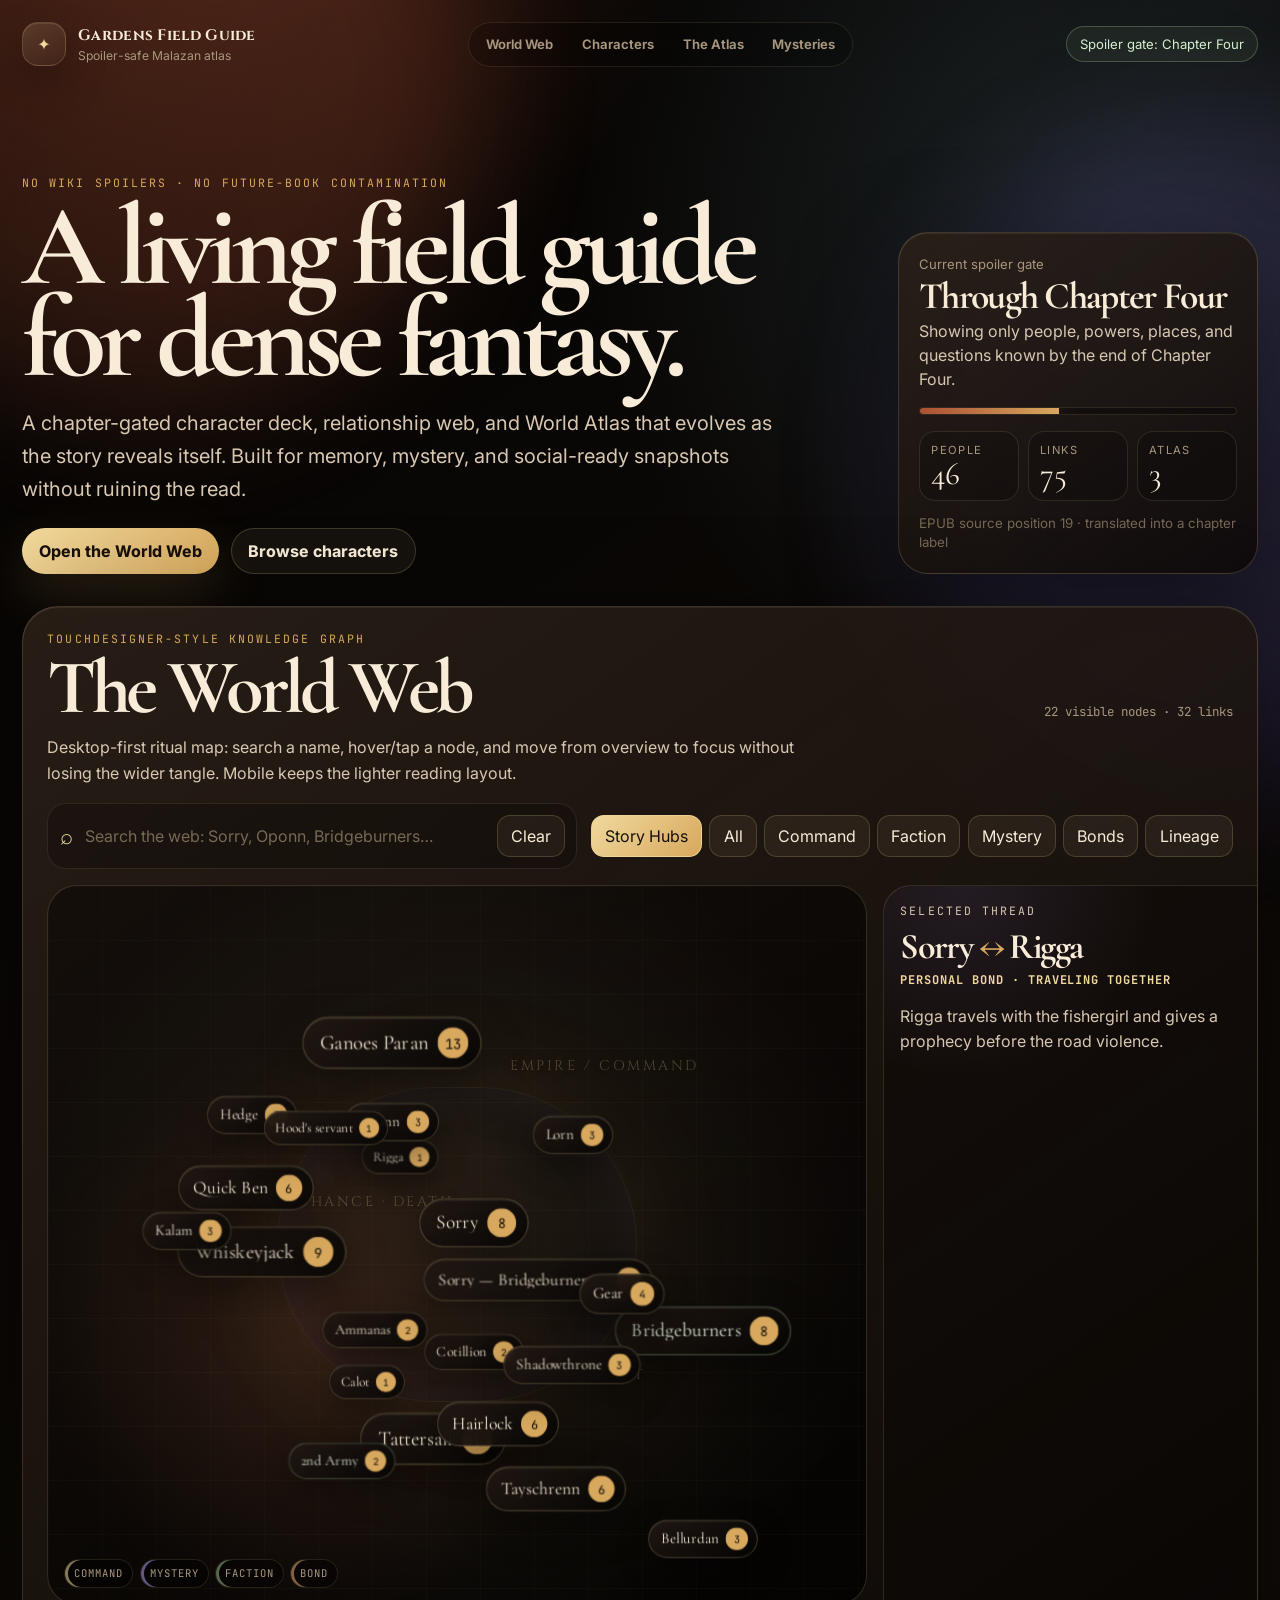
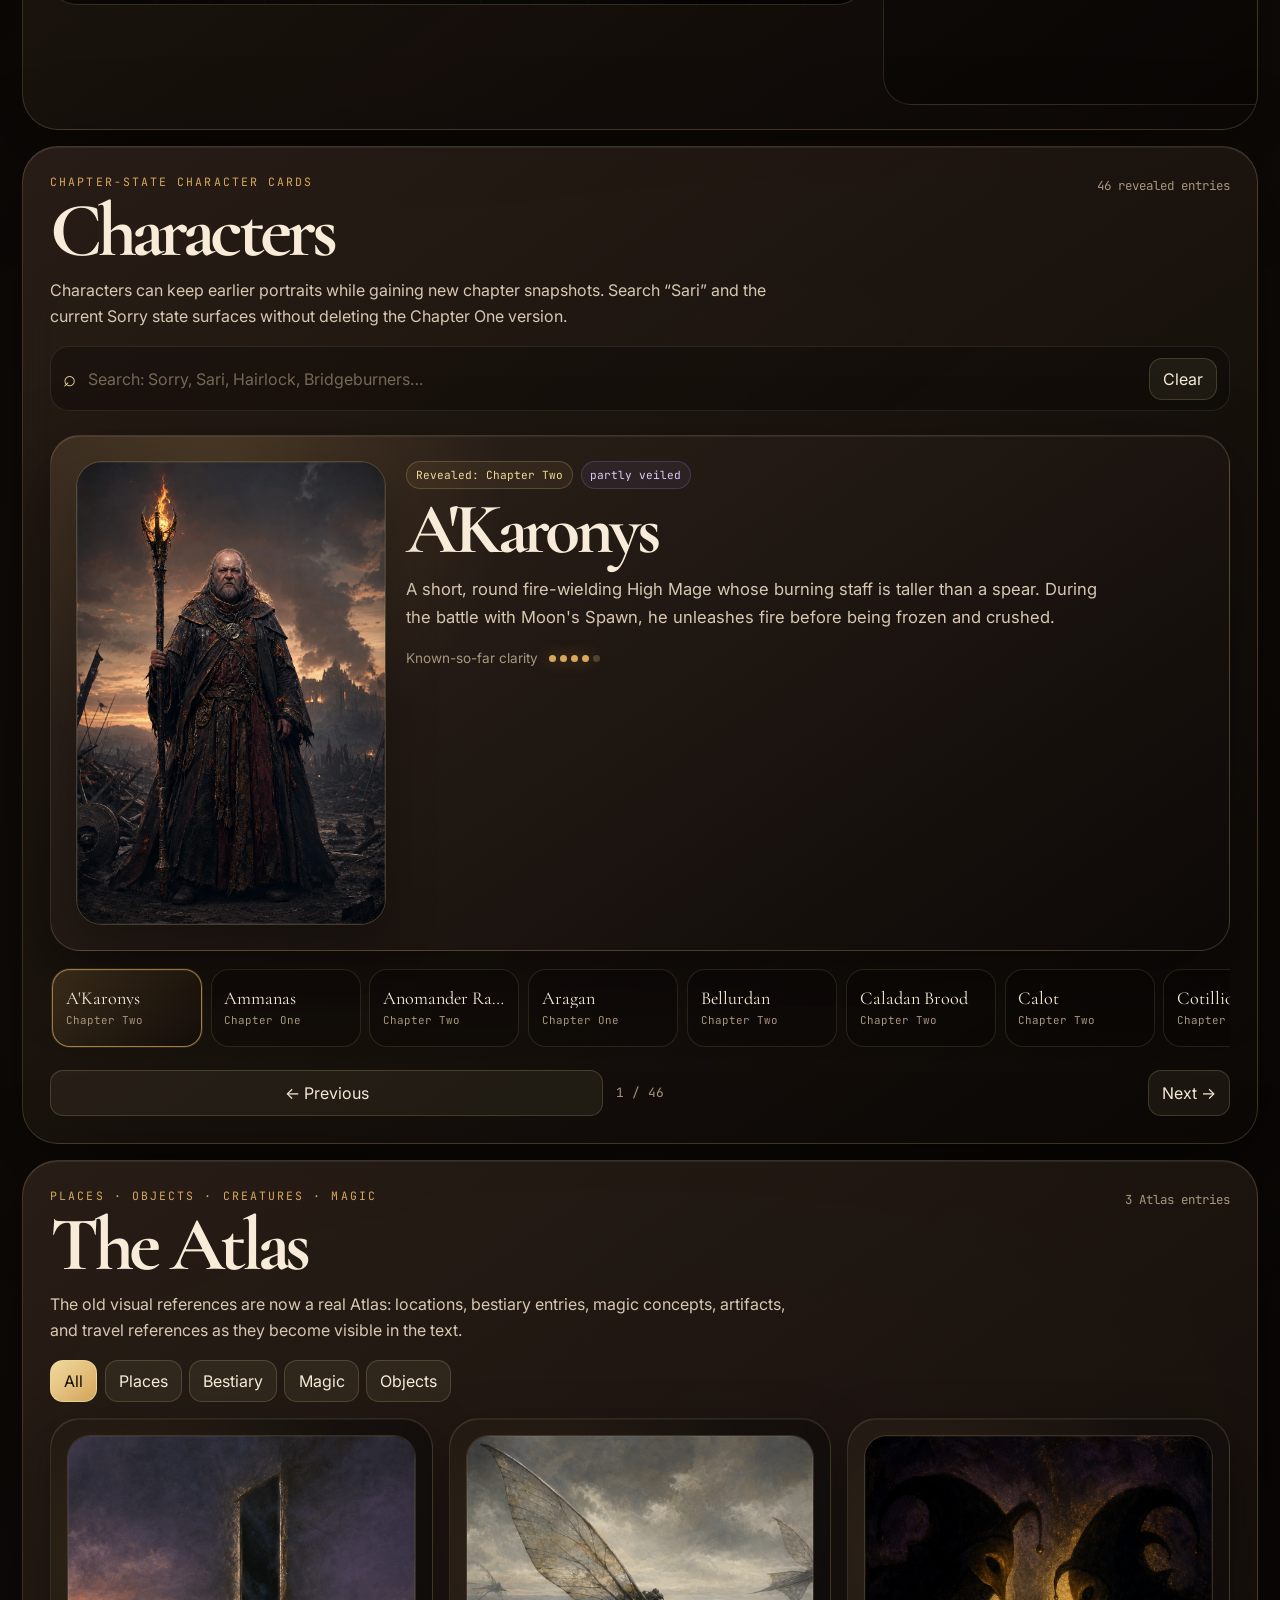
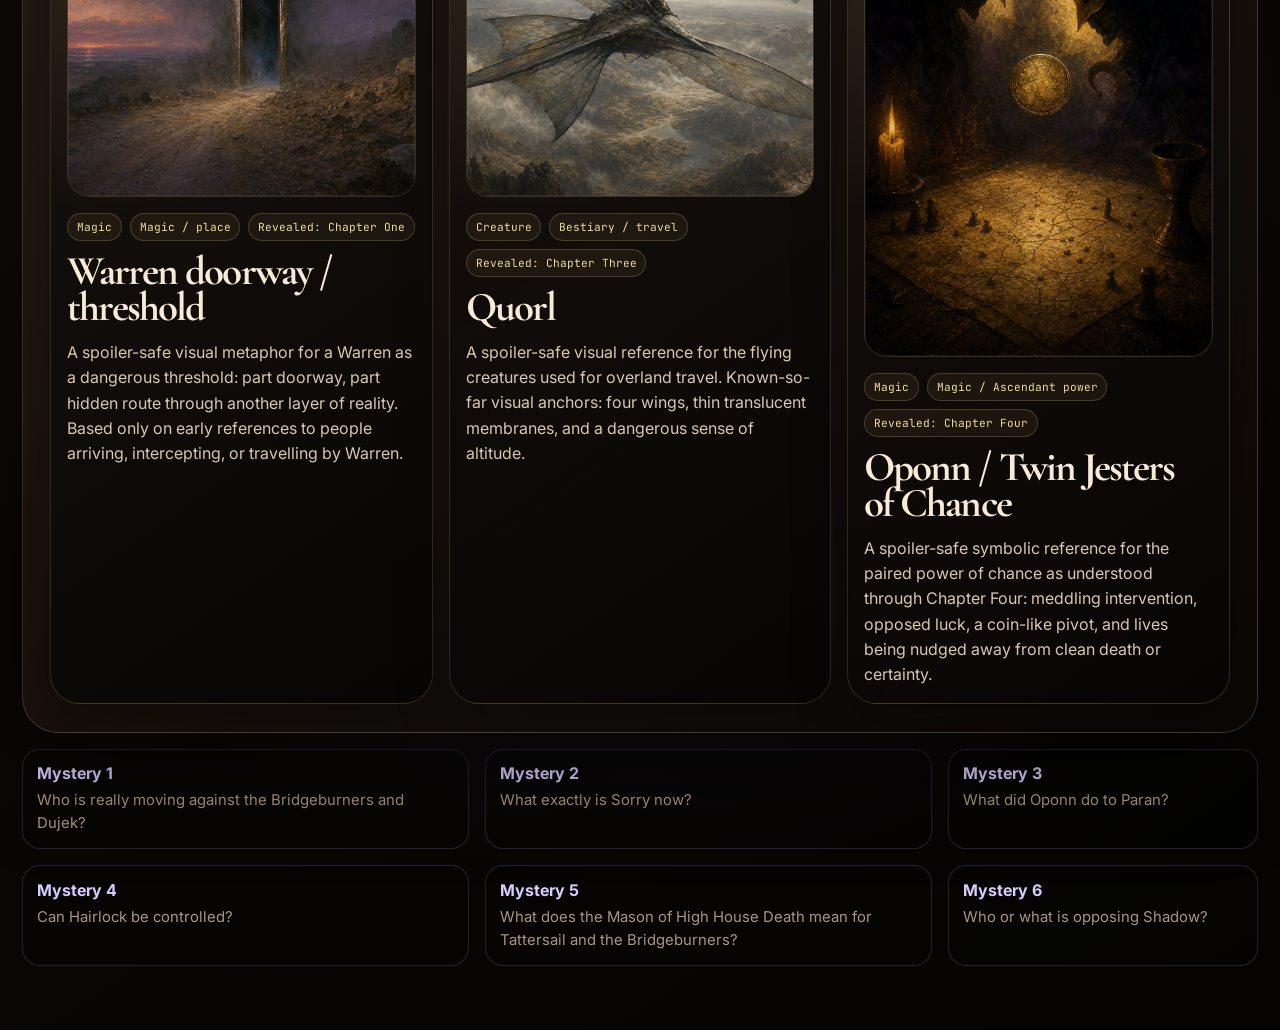
<file: index.html>
<!doctype html>
<html lang="en">
<head>
  <meta charset="utf-8" />
  <meta name="viewport" content="width=device-width, initial-scale=1" />
  <title>Gardens Field Guide · Spoiler-Safe Reading Companion</title>
  <link rel="preconnect" href="https://fonts.googleapis.com">
  <link rel="preconnect" href="https://fonts.gstatic.com" crossorigin>
  <link href="https://fonts.googleapis.com/css2?family=Cinzel:wght@500;600;700&family=Cormorant+Garamond:wght@500;600;700&family=Inter:wght@400;500;600;700;800&family=JetBrains+Mono:wght@400;500&display=swap" rel="stylesheet">
  <link rel="stylesheet" href="styles.css?v=20260714-desktop-world-web-v2" />
</head>
<body>
  <div class="ambient ambient-one" aria-hidden="true"></div>
  <div class="ambient ambient-two" aria-hidden="true"></div>
  <div class="page-texture" aria-hidden="true"></div>

  <header class="masthead" id="top">
    <nav class="topbar" aria-label="Guide sections">
      <a class="brand" href="#top" aria-label="Gardens field guide home">
        <span class="brand-mark">✦</span>
        <span>
          <strong>Gardens Field Guide</strong>
          <small>Spoiler-safe Malazan atlas</small>
        </span>
      </a>
      <div class="nav-links" aria-label="Page sections">
        <a href="#world-web">World Web</a>
        <a href="#characters">Characters</a>
        <a href="#atlas">The Atlas</a>
        <a href="#mysteries">Mysteries</a>
      </div>
      <div class="status-pill" id="safe-status">Spoiler gate loading…</div>
    </nav>

    <section class="hero">
      <div class="hero-copy">
        <p class="eyebrow">No wiki spoilers · no future-book contamination</p>
        <h1>A living field guide for dense fantasy.</h1>
        <p class="lede">A chapter-gated character deck, relationship web, and World Atlas that evolves as the story reveals itself. Built for memory, mystery, and social-ready snapshots without ruining the read.</p>
        <div class="hero-actions">
          <a class="primary-action" href="#world-web">Open the World Web</a>
          <a class="secondary-action" href="#characters">Browse characters</a>
        </div>
      </div>

      <aside class="boundary-card" aria-labelledby="boundary-title">
        <span class="card-kicker">Current spoiler gate</span>
        <h2 id="boundary-title">Through Chapter One</h2>
        <p id="boundary-explainer">Loading current boundary…</p>
        <div class="boundary-meter" aria-hidden="true"><span></span></div>
        <dl class="stat-grid">
          <div><dt>People</dt><dd id="stat-characters">—</dd></div>
          <div><dt>Links</dt><dd id="stat-links">—</dd></div>
          <div><dt>Atlas</dt><dd id="stat-atlas">—</dd></div>
        </dl>
        <small id="boundary-technical">EPUB source position translated into chapter label.</small>
      </aside>
    </section>
  </header>

  <main>
    <section class="world-shell" id="world-web" aria-labelledby="world-title">
      <div class="section-heading world-heading">
        <div>
          <p class="eyebrow">TouchDesigner-style knowledge graph</p>
          <h2 id="world-title">The World Web</h2>
        </div>
        <p id="map-count" class="count-label">Loading…</p>
      </div>
      <p class="section-lede">Desktop-first ritual map: search a name, hover/tap a node, and move from overview to focus without losing the wider tangle. Mobile keeps the lighter reading layout.</p>

      <div class="graph-console">
        <div class="graph-search" role="search">
          <label class="sr-only" for="graph-search">Search the relationship web</label>
          <span aria-hidden="true">⌕</span>
          <input id="graph-search" type="search" autocomplete="off" placeholder="Search the web: Sorry, Oponn, Bridgeburners…" />
          <button id="clear-graph" type="button">Clear</button>
        </div>
        <div class="graph-filters" aria-label="Relationship filters">
          <button type="button" data-graph-filter="spotlight" aria-pressed="true">Story Hubs</button>
          <button type="button" data-graph-filter="all">All</button>
          <button type="button" data-graph-filter="command">Command</button>
          <button type="button" data-graph-filter="faction">Faction</button>
          <button type="button" data-graph-filter="mystery">Mystery</button>
          <button type="button" data-graph-filter="bond">Bonds</button>
          <button type="button" data-graph-filter="lineage">Lineage</button>
        </div>
      </div>

      <div class="world-grid">
        <div class="map-panel">
          <div class="map-stage" id="relationship-map" aria-label="Interactive spoiler-safe relationship map"></div>
        </div>
        <aside id="map-detail" class="map-detail" aria-live="polite"></aside>
      </div>
    </section>

    <section class="character-shell" id="characters" aria-labelledby="deck-title">
      <div class="section-heading">
        <div>
          <p class="eyebrow">Chapter-state character cards</p>
          <h2 id="deck-title">Characters</h2>
        </div>
        <p id="deck-count" class="count-label">Loading…</p>
      </div>
      <p class="section-lede">Characters can keep earlier portraits while gaining new chapter snapshots. Search “Sari” and the current Sorry state surfaces without deleting the Chapter One version.</p>

      <div class="search-wrap" role="search">
        <label class="sr-only" for="guide-search">Search characters, factions, or mysteries</label>
        <span aria-hidden="true">⌕</span>
        <input id="guide-search" type="search" autocomplete="off" placeholder="Search: Sorry, Sari, Hairlock, Bridgeburners…" />
        <button id="clear-search" type="button">Clear</button>
      </div>

      <div class="deck-stage" aria-live="polite">
        <div id="character-stack" class="character-stack"></div>
      </div>

      <div class="deck-controls" aria-label="Character deck controls">
        <button id="prev-card" type="button">← Previous</button>
        <div id="card-progress" class="card-progress">—</div>
        <button id="next-card" type="button">Next →</button>
      </div>
    </section>

    <section class="atlas-shell" id="atlas" aria-labelledby="atlas-title">
      <div class="section-heading reference-heading">
        <div>
          <p class="eyebrow">Places · objects · creatures · magic</p>
          <h2 id="atlas-title">The Atlas</h2>
        </div>
        <p id="reference-count" class="count-label">Loading…</p>
      </div>
      <p class="section-lede">The old visual references are now a real Atlas: locations, bestiary entries, magic concepts, artifacts, and travel references as they become visible in the text.</p>
      <div class="atlas-tabs" aria-label="Atlas categories">
        <button type="button" data-atlas-filter="all" aria-pressed="true">All</button>
        <button type="button" data-atlas-filter="place">Places</button>
        <button type="button" data-atlas-filter="creature">Bestiary</button>
        <button type="button" data-atlas-filter="magic">Magic</button>
        <button type="button" data-atlas-filter="object">Objects</button>
      </div>
      <div id="visual-references" class="reference-grid"></div>
    </section>

    <section class="lower-grid" id="mysteries" aria-label="Factions and mysteries">
      <section class="lore-panel factions-panel">
        <div class="panel-title-row">
          <p class="eyebrow">Factions & powers</p>
          <span id="faction-count">—</span>
        </div>
        <div id="factions" class="rune-list"></div>
      </section>

      <section class="lore-panel mysteries-panel">
        <div class="panel-title-row">
          <p class="eyebrow">Open mysteries</p>
          <span id="mystery-count">—</span>
        </div>
        <div id="mysteries" class="mystery-list"></div>
      </section>

      <section class="lore-panel safety-panel">
        <p class="eyebrow">Spoiler discipline</p>
        <p>This is a veil, not a wiki. It is built from local chapter-bound notes, short derived facts, and uncertainty-preserving labels through the current reading boundary.</p>
      </section>
    </section>
  </main>

  <script src="app.js?v=20260714-desktop-world-web-v2"></script>
</body>
</html>
</file>
<file: styles.css>
:root {
  color-scheme: dark;
  --bg: #050403;
  --bg-2: #0d0907;
  --panel: rgba(25, 18, 14, 0.82);
  --panel-strong: rgba(39, 29, 22, 0.94);
  --ink: #f8ecd8;
  --ink-soft: #d8c8b2;
  --muted: #a8977f;
  --faint: #766955;
  --gold: #d7a85d;
  --gold-2: #f0d99d;
  --ember: #ad5035;
  --violet: #9b82d7;
  --green: #98b88d;
  --blue: #76a8bd;
  --border: rgba(240, 217, 157, 0.18);
  --border-strong: rgba(240, 217, 157, 0.34);
  --border-soft: rgba(255, 255, 255, 0.08);
  --shadow: 0 32px 110px rgba(0, 0, 0, 0.48);
  --cinzel: "Cinzel", Georgia, serif;
  --serif: "Cormorant Garamond", Georgia, serif;
  --sans: "Inter", system-ui, -apple-system, BlinkMacSystemFont, "Segoe UI", sans-serif;
  --mono: "JetBrains Mono", ui-monospace, SFMono-Regular, Menlo, monospace;
}

* { box-sizing: border-box; }
html { scroll-behavior: smooth; }
body {
  margin: 0;
  min-height: 100vh;
  color: var(--ink);
  font-family: var(--sans);
  background:
    radial-gradient(circle at 16% -4%, rgba(173, 80, 53, 0.34), transparent 32rem),
    radial-gradient(circle at 88% 5%, rgba(118, 168, 189, 0.18), transparent 34rem),
    radial-gradient(circle at 50% 80%, rgba(155, 130, 215, 0.14), transparent 44rem),
    linear-gradient(145deg, #050403 0%, #100b08 46%, #050403 100%);
  overflow-x: hidden;
}
.page-texture,
body::before {
  content: "";
  position: fixed;
  inset: 0;
  pointer-events: none;
}
body::before {
  background-image:
    linear-gradient(rgba(255,255,255,0.026) 1px, transparent 1px),
    linear-gradient(90deg, rgba(255,255,255,0.018) 1px, transparent 1px);
  background-size: 72px 72px;
  mask-image: linear-gradient(to bottom, rgba(0,0,0,.8), transparent 86%);
  opacity: .48;
}
.page-texture {
  z-index: 0;
  mix-blend-mode: overlay;
  opacity: .28;
  background:
    repeating-linear-gradient(110deg, transparent 0 16px, rgba(240,217,157,.035) 17px, transparent 18px),
    radial-gradient(circle at 50% 20%, transparent 0 22%, rgba(0,0,0,.34) 78%);
}
body > *:not(.ambient):not(.page-texture) { position: relative; z-index: 1; }
.ambient { position: fixed; width: 42rem; height: 42rem; border-radius: 999px; filter: blur(62px); opacity: .24; pointer-events: none; z-index: 0; }
.ambient-one { top: -16rem; left: -12rem; background: var(--ember); }
.ambient-two { right: -18rem; top: 8rem; background: #6255ad; }

button, input { font: inherit; }
button { cursor: pointer; }
a { color: inherit; }
button:focus-visible, input:focus-visible, a:focus-visible { outline: 2px solid var(--gold); outline-offset: 3px; }

.masthead, main { width: min(1560px, calc(100vw - 44px)); margin: 0 auto; }
.topbar {
  display: grid;
  grid-template-columns: auto 1fr auto;
  align-items: center;
  gap: 1rem;
  padding: 22px 0 12px;
}
.brand { display: inline-flex; align-items: center; gap: 12px; color: var(--ink); text-decoration: none; }
.brand-mark { display: grid; place-items: center; width: 44px; height: 44px; border: 1px solid var(--border); border-radius: 16px; background: linear-gradient(145deg, rgba(240, 217, 157, .16), rgba(255,255,255,.025)); color: var(--gold-2); box-shadow: inset 0 1px rgba(255,255,255,.09), 0 16px 42px rgba(0,0,0,.3); }
.brand strong { display: block; font-family: var(--cinzel); font-size: .95rem; font-weight: 700; letter-spacing: .02em; }
.brand small { display: block; margin-top: 2px; color: var(--muted); font-size: .76rem; }
.nav-links { justify-self: center; display: flex; flex-wrap: wrap; align-items: center; justify-content: center; gap: .35rem; padding: .35rem; border: 1px solid rgba(240,217,157,.11); border-radius: 999px; background: rgba(0,0,0,.18); backdrop-filter: blur(16px); }
.nav-links a { padding: .48rem .72rem; border-radius: 999px; color: var(--muted); text-decoration: none; font-size: .82rem; font-weight: 650; }
.nav-links a:hover { color: var(--ink); background: rgba(240,217,157,.08); }
.status-pill { border: 1px solid rgba(152, 184, 141, .32); color: #d6efd0; background: rgba(152,184,141,.08); border-radius: 999px; padding: 9px 13px; font-size: .82rem; white-space: nowrap; }

.hero { display: grid; grid-template-columns: minmax(0, 1fr) 360px; gap: clamp(1.2rem, 5vw, 4.8rem); align-items: end; padding: clamp(2.4rem, 8vw, 6rem) 0 2rem; }
.eyebrow { margin: 0 0 .7rem; color: var(--gold); font-family: var(--mono); font-size: .72rem; letter-spacing: .18em; text-transform: uppercase; }
h1, h2, h3 { text-wrap: pretty; }
h1 { max-width: 820px; margin: 0; font-family: var(--serif); font-size: clamp(3.25rem, 9vw, 7.6rem); font-weight: 700; line-height: .8; letter-spacing: -0.06em; }
.lede, .section-lede { max-width: 760px; color: var(--ink-soft); line-height: 1.66; }
.lede { margin: 1.35rem 0 0; font-size: clamp(1.04rem, 2vw, 1.25rem); }
.hero-actions { display: flex; flex-wrap: wrap; gap: .75rem; margin-top: 1.35rem; }
.primary-action, .secondary-action { min-height: 46px; display: inline-flex; align-items: center; justify-content: center; border-radius: 999px; padding: .74rem 1.05rem; text-decoration: none; font-weight: 750; }
.primary-action { color: #170f08; background: linear-gradient(135deg, var(--gold-2), var(--gold)); box-shadow: 0 20px 52px rgba(215,168,93,.18); }
.secondary-action { border: 1px solid rgba(240,217,157,.2); color: var(--ink); background: rgba(240,217,157,.055); }

.boundary-card, .world-shell, .character-shell, .atlas-shell, .lore-panel { border: 1px solid var(--border); background: linear-gradient(145deg, rgba(43, 32, 24, .9), rgba(12, 8, 6, .84)); box-shadow: var(--shadow), inset 0 1px rgba(255,255,255,.07); backdrop-filter: blur(18px); }
.boundary-card { border-radius: 30px; padding: 1.25rem; }
.card-kicker { color: var(--muted); font-size: .82rem; }
.boundary-card h2 { margin: .35rem 0 .35rem; font-family: var(--serif); font-size: 2.35rem; line-height: .92; letter-spacing: -0.045em; }
.boundary-card p { margin: 0; color: var(--ink-soft); line-height: 1.5; }
.boundary-card small { display: block; margin-top: .85rem; color: var(--faint); line-height: 1.45; }
.boundary-meter { height: 8px; margin: 1rem 0; overflow: hidden; border: 1px solid rgba(240,217,157,.12); border-radius: 999px; background: rgba(0,0,0,.3); }
.boundary-meter span { display: block; width: 44%; height: 100%; background: linear-gradient(90deg, var(--ember), var(--gold)); box-shadow: 0 0 24px rgba(215,168,93,.38); }
.stat-grid { display: grid; grid-template-columns: repeat(3, 1fr); gap: .55rem; margin: 1rem 0 0; }
.stat-grid div { border: 1px solid rgba(240,217,157,.12); border-radius: 16px; padding: .7rem; background: rgba(0,0,0,.18); }
.stat-grid dt { color: var(--muted); font-size: .7rem; text-transform: uppercase; letter-spacing: .12em; }
.stat-grid dd { margin: .15rem 0 0; font-family: var(--serif); font-size: 2rem; line-height: .9; }

main { display: grid; gap: 1rem; padding: 0 0 4rem; }
.world-shell, .character-shell, .atlas-shell { border-radius: 36px; padding: clamp(1rem, 2.6vw, 1.7rem); overflow: hidden; }
.section-heading, .panel-title-row { display: flex; align-items: start; justify-content: space-between; gap: 1rem; }
.section-heading h2 { margin: 0; font-family: var(--serif); font-size: clamp(2.75rem, 6vw, 5.8rem); line-height: .82; letter-spacing: -0.06em; }
.count-label, .panel-title-row span { margin: .2rem 0 0; color: var(--muted); font-family: var(--mono); font-size: .78rem; white-space: nowrap; }
.section-lede { margin: .85rem 0 1rem; }

.graph-console { display: grid; grid-template-columns: minmax(320px, 1fr) auto; gap: .85rem; align-items: center; margin: 1rem 0; }
.graph-search, .search-wrap { display: grid; grid-template-columns: auto 1fr auto; align-items: center; gap: .65rem; padding: .68rem .72rem; border: 1px solid rgba(255,255,255,.09); border-radius: 19px; background: rgba(0,0,0,.25); }
.graph-search span, .search-wrap span { color: var(--gold-2); font-size: 1.4rem; line-height: 1; }
.graph-search input, .search-wrap input { min-width: 0; border: 0; outline: 0; color: var(--ink); background: transparent; }
.graph-search input::placeholder, .search-wrap input::placeholder { color: var(--faint); }
.graph-search button, .search-wrap button, .deck-controls button, .graph-filters button, .atlas-tabs button { border: 1px solid rgba(240,217,157,.18); border-radius: 13px; color: var(--ink); background: rgba(240,217,157,.065); padding: .62rem .82rem; }
.graph-filters, .atlas-tabs { display: flex; flex-wrap: wrap; gap: .45rem; }
.graph-filters button[aria-pressed="true"], .atlas-tabs button[aria-pressed="true"] { color: #150f08; border-color: rgba(240,217,157,.8); background: linear-gradient(135deg, var(--gold-2), var(--gold)); }

.world-grid { display: grid; grid-template-columns: minmax(0, 1fr) 380px; gap: 1rem; align-items: stretch; }
.map-panel { min-width: 0; }
.map-stage { position: relative; min-height: clamp(720px, 54vw, 920px); border: 1px solid rgba(240,217,157,.16); border-radius: 30px; overflow: hidden; background: radial-gradient(circle at 50% 50%, rgba(240,217,157,.08), transparent 27rem), radial-gradient(circle at 32% 62%, rgba(173,80,53,.16), transparent 18rem), linear-gradient(145deg, rgba(0,0,0,.28), rgba(0,0,0,.58)); }
.map-canvas, .map-veil, .map-fx-canvas, .map-orb { position: absolute; inset: 0; }
.map-canvas { overflow: hidden; border-radius: inherit; }
.map-fx-canvas { width: 100%; height: 100%; z-index: 1; pointer-events: none; opacity: .96; filter: saturate(1.08) contrast(1.05); }
.map-veil { pointer-events: none; background-image: linear-gradient(rgba(240,217,157,.036) 1px, transparent 1px), linear-gradient(90deg, rgba(240,217,157,.026) 1px, transparent 1px), radial-gradient(circle at center, transparent 0 32%, rgba(0,0,0,.24) 88%); background-size: 54px 54px, 54px 54px, 100% 100%; opacity: .7; }
.map-orb { width: 44%; height: 44%; margin: auto; border: 1px solid rgba(240,217,157,.08); border-radius: 999px; box-shadow: 0 0 120px rgba(215,168,93,.08), inset 0 0 60px rgba(155,130,215,.08); animation: slowPulse 7s ease-in-out infinite; pointer-events: none; z-index: 2; }
.cluster-label { position: absolute; left: calc(var(--x) * 1%); top: calc(var(--y) * 1%); transform: translate(-50%, -50%); z-index: 2; pointer-events: none; color: rgba(240,217,157,.26); font-family: var(--cinzel); font-size: clamp(.75rem, 1.1vw, 1rem); letter-spacing: .18em; text-transform: uppercase; text-shadow: 0 0 22px rgba(215,168,93,.24); white-space: nowrap; }
.graph-legend { position: absolute; left: 1rem; bottom: 1rem; z-index: 7; display: flex; flex-wrap: wrap; gap: .4rem; max-width: min(520px, calc(100% - 2rem)); pointer-events: none; }
.graph-legend span { border: 1px solid rgba(240,217,157,.12); border-radius: 999px; padding: .38rem .55rem; color: var(--muted); background: rgba(0,0,0,.42); backdrop-filter: blur(10px); font-family: var(--mono); font-size: .66rem; text-transform: uppercase; letter-spacing: .1em; }
.legend-command { box-shadow: inset 3px 0 rgba(240,217,157,.55); }
.legend-mystery { box-shadow: inset 3px 0 rgba(170,146,230,.58); }
.legend-faction { box-shadow: inset 3px 0 rgba(152,184,141,.55); }
.legend-bond { box-shadow: inset 3px 0 rgba(232,171,124,.55); }
.map-node { position: absolute; left: calc(var(--x) * 1%); top: calc(var(--y) * 1%); transform: translate(-50%, -50%) scale(var(--node-scale, 1)); display: grid; grid-template-columns: minmax(0, 1fr) auto; align-items: center; gap: .42rem; max-width: 184px; min-height: 39px; border: 1px solid rgba(240,217,157,.22); border-radius: 999px; padding: .45rem .58rem .45rem .76rem; color: var(--ink); background: linear-gradient(145deg, rgba(33, 24, 19, .94), rgba(6, 5, 4, .88)); box-shadow: 0 12px 34px rgba(0,0,0,.38), inset 0 1px rgba(255,255,255,.08); backdrop-filter: blur(12px); z-index: 3; transition: transform .18s ease, border-color .18s ease, background .18s ease, box-shadow .18s ease, opacity .18s ease; }
.map-node span { overflow: hidden; text-overflow: ellipsis; white-space: nowrap; font-family: var(--serif); font-size: clamp(.9rem, 1.3vw, 1.1rem); line-height: 1; }
.map-node em { display: grid; place-items: center; width: 23px; height: 23px; border-radius: 99px; color: #130e08; background: var(--gold); font-family: var(--mono); font-size: .65rem; font-style: normal; }
.map-node-faction { border-color: rgba(152,184,141,.34); color: #e7f2df; }
.map-node-concept { border-color: rgba(155,130,215,.34); }
.map-node.is-muted { opacity: .18; filter: grayscale(.7); }
.map-node.is-matched { border-color: var(--gold-2); box-shadow: 0 0 0 1px rgba(240,217,157,.35), 0 0 36px rgba(215,168,93,.22); }
.map-node { box-shadow: 0 12px 34px rgba(0,0,0,.38), inset 0 1px rgba(255,255,255,.08), 0 0 calc(var(--hover-glow, 0) * 46px) rgba(215,168,93,.34); }
.map-node:hover, .map-node.is-selected, .map-node.is-related { transform: translate(-50%, -50%) scale(calc(var(--node-scale, 1) * 1.1)); border-color: rgba(240,217,157,.72); background: linear-gradient(145deg, rgba(70, 50, 34, .98), rgba(15, 10, 8, .96)); box-shadow: 0 18px 48px rgba(0,0,0,.45), 0 0 0 1px rgba(215,168,93,.2), 0 0 42px rgba(215,168,93,.26), 0 0 calc(var(--hover-glow, 0) * 70px) rgba(170,146,230,.38); z-index: 9; }
.map-detail { min-height: 100%; border: 1px solid rgba(240,217,157,.14); border-radius: 28px; padding: 1rem; background: radial-gradient(circle at 20% 0, rgba(155,130,215,.12), transparent 12rem), rgba(0,0,0,.24); }
.map-detail h3 { margin: .1rem 0 .55rem; font-family: var(--serif); font-size: 2.25rem; line-height: .9; letter-spacing: -.045em; }
.map-detail h3 span { color: var(--gold); }
.map-detail strong { display: block; color: var(--gold-2); font-family: var(--mono); font-size: .75rem; text-transform: uppercase; letter-spacing: .08em; }
.map-detail p { color: var(--ink-soft); line-height: 1.58; }
.thread-list { display: grid; gap: .4rem; margin-top: .8rem; }
.thread-list span { border: 1px solid rgba(255,255,255,.075); border-radius: 999px; padding: .46rem .6rem; color: var(--ink-soft); background: rgba(0,0,0,.2); font-size: .84rem; }

.character-shell { min-height: 640px; }
.search-wrap { margin: 1rem 0 .5rem; }
.deck-stage { position: relative; padding: 1rem 0 0; }
.character-stack { display: grid; gap: .95rem; }
.character-card { display: grid; grid-template-columns: minmax(210px, 310px) minmax(0, 1fr); gap: 1.25rem; min-height: 470px; padding: clamp(1.05rem, 2.4vw, 1.55rem); border: 1px solid rgba(240,217,157,.18); border-radius: 30px; background: radial-gradient(circle at 14% 10%, rgba(215,168,93,.18), transparent 18rem), linear-gradient(145deg, rgba(49, 37, 29, .98), rgba(13, 9, 7, .98)); box-shadow: 0 24px 76px rgba(0,0,0,.42), inset 0 1px rgba(255,255,255,.07); }
.character-portrait, .sigel { position: relative; display: grid; place-items: center; align-self: start; width: 100%; max-width: 310px; min-height: 420px; border: 1px solid rgba(240,217,157,.22); border-radius: 26px; overflow: hidden; background: rgba(0,0,0,.28); box-shadow: inset 0 1px rgba(255,255,255,.08), 0 20px 50px rgba(0,0,0,.3); margin: 0; }
.character-portrait img { width: 100%; height: 100%; min-height: 420px; object-fit: cover; object-position: center top; display: block; }
.character-portrait::after { content: ""; position: absolute; inset: 0; pointer-events: none; box-shadow: inset 0 0 0 1px rgba(255,255,255,.06), inset 0 -64px 86px rgba(0,0,0,.26); }
.sigel { width: 130px; height: 160px; min-height: 160px; max-width: 130px; color: var(--gold-2); font-family: var(--serif); font-size: 4rem; font-weight: 700; }
.card-body { min-width: 0; }
.card-meta { display: flex; flex-wrap: wrap; align-items: center; gap: .5rem; margin-bottom: .75rem; }
.badge { display: inline-flex; align-items: center; gap: .35rem; min-height: 28px; padding: .28rem .55rem; border: 1px solid rgba(240,217,157,.2); border-radius: 999px; color: var(--gold-2); background: rgba(215,168,93,.075); font-family: var(--mono); font-size: .7rem; }
.badge-clarity { color: #d9cffc; border-color: rgba(155,130,215,.24); background: rgba(155,130,215,.08); }
.character-card h3 { margin: 0; font-family: var(--serif); font-size: clamp(2.8rem, 5.6vw, 5.2rem); line-height: .82; letter-spacing: -0.058em; }
.character-card p { max-width: 700px; margin: 1rem 0 0; color: var(--ink-soft); font-size: 1.04rem; line-height: 1.68; }
.alias-row { display: flex; flex-wrap: wrap; align-items: center; gap: .4rem; margin-top: .6rem; color: var(--muted); font-size: .8rem; }
.alias-row span { font-family: var(--mono); text-transform: uppercase; letter-spacing: .12em; }
.alias-row em { font-style: normal; border: 1px solid rgba(255,255,255,.09); border-radius: 999px; padding: .25rem .48rem; background: rgba(0,0,0,.18); }
.snapshot-strip { display: flex; gap: .55rem; overflow-x: auto; margin-top: 1.1rem; padding-bottom: .25rem; }
.snapshot-chip { min-width: 150px; border: 1px solid rgba(240,217,157,.14); border-radius: 16px; padding: .65rem .7rem; color: var(--ink-soft); background: rgba(0,0,0,.22); text-align: left; }
.snapshot-chip span { display: block; color: var(--ink); font-family: var(--serif); font-size: 1.05rem; line-height: 1; }
.snapshot-chip small { display: block; margin-top: .3rem; color: var(--muted); font-family: var(--mono); font-size: .65rem; text-transform: uppercase; letter-spacing: .12em; }
.snapshot-chip.is-current { border-color: rgba(215,168,93,.68); background: rgba(215,168,93,.12); }
.proximity-row { display: flex; align-items: center; gap: .7rem; margin-top: 1.15rem; color: var(--muted); font-size: .85rem; }
.proximity-dots { display: inline-flex; gap: .25rem; }
.proximity-dots span { width: 7px; height: 7px; border-radius: 99px; background: rgba(240,217,157,.22); }
.proximity-dots span.active { background: var(--gold); box-shadow: 0 0 16px rgba(215,168,93,.45); }
.character-rail { display: grid; grid-auto-flow: column; grid-auto-columns: minmax(150px, 1fr); gap: .55rem; overflow-x: auto; padding: .15rem .1rem .5rem; scrollbar-width: thin; scrollbar-color: rgba(240,217,157,.32) rgba(0,0,0,.2); }
.rail-card { min-height: 76px; border: 1px solid rgba(240,217,157,.12); border-radius: 18px; padding: .75rem .8rem; color: var(--ink-soft); background: rgba(0,0,0,.22); text-align: left; transition: transform .18s ease, border-color .18s ease, background .18s ease; }
.rail-card:hover, .rail-card:focus-visible { transform: translateY(-2px); border-color: rgba(240,217,157,.34); background: rgba(240,217,157,.075); outline: none; }
.rail-card[aria-current="true"] { border-color: rgba(215,168,93,.7); background: linear-gradient(145deg, rgba(215,168,93,.18), rgba(0,0,0,.22)); box-shadow: inset 0 1px rgba(255,255,255,.06), 0 0 0 1px rgba(215,168,93,.12); }
.rail-name { display: block; overflow: hidden; text-overflow: ellipsis; white-space: nowrap; color: var(--ink); font-family: var(--serif); font-size: 1.14rem; line-height: 1.05; }
.rail-meta { display: block; margin-top: .35rem; color: var(--muted); font-family: var(--mono); font-size: .68rem; }
.deck-controls { display: grid; grid-template-columns: 1fr auto 1fr; align-items: center; gap: .8rem; margin-top: .9rem; }
.deck-controls button { min-height: 46px; }
.deck-controls button:last-child { justify-self: end; }
.card-progress { color: var(--muted); font-family: var(--mono); font-size: .8rem; }

.atlas-tabs { margin: 1rem 0; }
.reference-grid { display: grid; grid-template-columns: repeat(auto-fit, minmax(300px, 1fr)); gap: 1rem; }
.reference-card { display: grid; grid-template-rows: auto 1fr; gap: 1rem; border: 1px solid rgba(240,217,157,.16); border-radius: 30px; padding: 1rem; background: radial-gradient(circle at 18% 16%, rgba(215,168,93,.13), transparent 16rem), linear-gradient(145deg, rgba(24,18,15,.96), rgba(6,5,4,.92)); box-shadow: 0 18px 54px rgba(0,0,0,.32), inset 0 1px rgba(255,255,255,.06); }
.reference-art { position: relative; margin: 0; min-height: 360px; border: 1px solid rgba(240,217,157,.18); border-radius: 23px; overflow: hidden; background: rgba(0,0,0,.28); }
.reference-art img { width: 100%; height: 100%; min-height: 360px; display: block; object-fit: cover; object-position: center; }
.reference-art::after { content: ""; position: absolute; inset: 0; pointer-events: none; box-shadow: inset 0 0 0 1px rgba(255,255,255,.05), inset 0 -70px 95px rgba(0,0,0,.24); }
.reference-copy { align-self: start; min-width: 0; }
.reference-copy h3 { margin: .25rem 0 0; font-family: var(--serif); font-size: clamp(2rem, 3.2vw, 3.25rem); line-height: .88; letter-spacing: -0.048em; }
.reference-copy p { margin: .95rem 0 0; color: var(--ink-soft); line-height: 1.58; }

.lower-grid { display: grid; grid-template-columns: minmax(0, 1fr) minmax(0, 1fr) 310px; gap: 1rem; }
.lore-panel { border-radius: 30px; padding: 1.1rem; }
.rune-list, .mystery-list { display: grid; gap: .7rem; max-height: 520px; overflow: auto; padding-right: .25rem; }
.rune-item, .mystery-item { border: 1px solid rgba(255,255,255,.075); border-radius: 18px; padding: .85rem; background: rgba(0,0,0,.19); }
.rune-item strong, .mystery-item strong { display: block; margin-bottom: .35rem; color: var(--ink); }
.rune-item p, .mystery-item p, .safety-panel p, .empty-copy { margin: 0; color: var(--muted); line-height: 1.55; font-size: .93rem; }
.mystery-item { border-color: rgba(155,130,215,.22); }
.mystery-item strong { color: #d7ccff; }

.empty-state { display: grid; place-items: center; min-height: 280px; border: 1px dashed rgba(240,217,157,.2); border-radius: 28px; color: var(--muted); text-align: center; padding: 2rem; }
.sr-only { position: absolute; width: 1px; height: 1px; padding: 0; margin: -1px; overflow: hidden; clip: rect(0, 0, 0, 0); white-space: nowrap; border: 0; }

@keyframes slowPulse { 0%,100% { transform: scale(.96); opacity: .42; } 50% { transform: scale(1.08); opacity: .72; } }

@media (min-width: 1180px) {
  .world-shell { padding: clamp(1.15rem, 1.9vw, 2.1rem); }
  .world-heading { align-items: end; }
  .world-grid { grid-template-columns: minmax(820px, 1fr) 400px; }
  .map-detail { position: sticky; top: 1rem; align-self: start; min-height: min(820px, calc(100vh - 2rem)); }
  .map-node { max-width: 210px; }
  .map-node span { font-size: clamp(.96rem, .78vw, 1.18rem); }
}

@media (max-width: 1060px) {
  .topbar { grid-template-columns: 1fr auto; }
  .nav-links { grid-column: 1 / -1; justify-self: stretch; order: 3; }
  .hero, .world-grid, .lower-grid { grid-template-columns: 1fr; }
  .boundary-card { max-width: 560px; }
  .graph-console { grid-template-columns: 1fr; }
  .map-detail { min-height: auto; }
}
@media (max-width: 720px) {
  .masthead, main { width: min(100vw - 22px, 1240px); }
  .status-pill { display: none; }
  h1 { font-size: clamp(3.1rem, 16vw, 4.9rem); }
  .section-heading { display: block; }
  .world-shell, .character-shell, .atlas-shell, .lore-panel { border-radius: 24px; }
  .graph-search, .search-wrap { grid-template-columns: auto 1fr; }
  .graph-search button, .search-wrap button { grid-column: 1 / -1; width: 100%; }
  .map-stage { min-height: 640px; }
  .map-fx-canvas { opacity: .52; filter: none; }
  .cluster-label, .graph-legend { display: none; }
  .map-node { max-width: 132px; min-height: 36px; padding: .38rem .42rem .38rem .55rem; }
  .map-node span { font-size: .88rem; }
  .map-node em { width: 20px; height: 20px; font-size: .6rem; }
  .character-card { min-height: auto; grid-template-columns: 1fr; gap: .9rem; }
  .character-portrait { max-width: 100%; min-height: 430px; }
  .character-portrait img { min-height: 430px; }
  .character-rail { grid-auto-columns: minmax(138px, 72%); }
  .reference-card { grid-template-columns: 1fr; border-radius: 22px; }
  .reference-art, .reference-art img { min-height: 330px; }
  .deck-controls { grid-template-columns: 1fr; }
  .deck-controls button:last-child { justify-self: stretch; }
  .deck-controls button { width: 100%; }
  .card-progress { text-align: center; }
}

@media (prefers-reduced-motion: reduce) {
  *, *::before, *::after { transition: none !important; animation: none !important; scroll-behavior: auto !important; }
}
</file>
